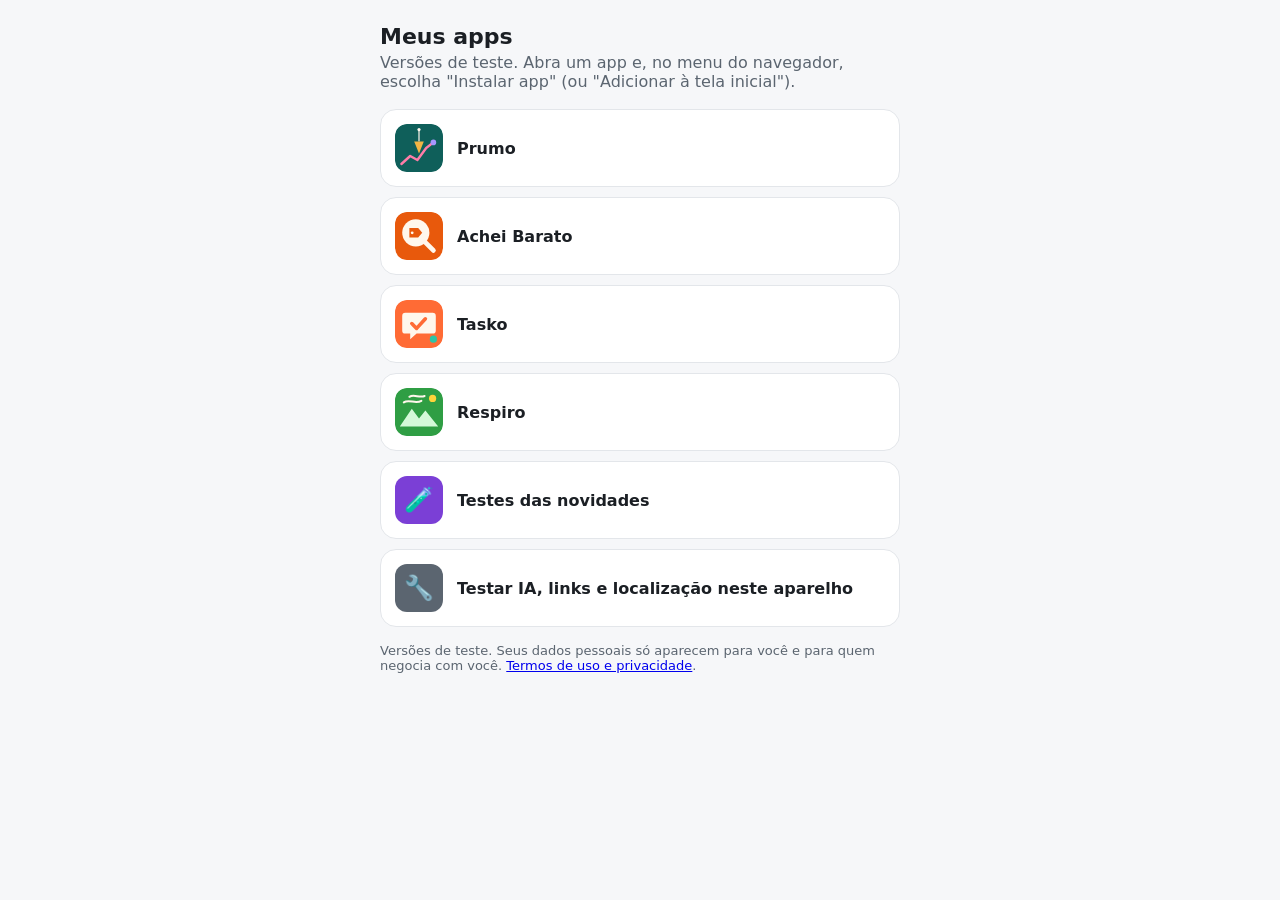
<file: index.html>
<!doctype html><html lang="pt-BR"><head><meta charset="utf-8"><meta name="viewport" content="width=device-width,initial-scale=1"><title>Meus apps</title><meta name="theme-color" content="#ffffff"><style>
body{margin:0;font:16px system-ui,sans-serif;background:#f6f7f9;color:#1b1f24;padding:24px 16px;max-width:520px;margin-inline:auto}
h1{font-size:22px;margin:0 0 4px}p{color:#5b6570;margin:0 0 18px}
.c{display:flex;align-items:center;gap:14px;background:#fff;border:1px solid #e3e6ea;border-radius:16px;padding:14px;margin-bottom:10px;text-decoration:none;color:inherit}
.c i{width:48px;height:48px;border-radius:12px;background:var(--c);color:#fff;display:grid;place-items:center;font:700 24px system-ui;font-style:normal}
.c span{font-weight:600}small{display:block;margin-top:16px;color:#5b6570;font-size:13px}
@media(prefers-color-scheme:dark){body{background:#14171a;color:#eceff2}.c{background:#1d2126;border-color:#2b3238}p,small{color:#9aa5b0}}
</style></head><body><h1>Meus apps</h1><p>Versões de teste. Abra um app e, no menu do navegador, escolha "Instalar app" (ou "Adicionar à tela inicial").</p><a class="c" href="prumo/" style="--c:#1f7a5c"><i style="background:none;padding:0"><img src="prumo/logo.svg" alt="" width="56" height="56" style="display:block;width:100%;height:100%;border-radius:inherit"></i><span>Prumo</span></a><a class="c" href="achei-barato/" style="--c:#e08a00"><i style="background:none;padding:0"><img src="achei-barato/logo.svg" alt="" width="56" height="56" style="display:block;width:100%;height:100%;border-radius:inherit"></i><span>Achei Barato</span></a><a class="c" href="tasko/" style="--c:#2457d6"><i style="background:none;padding:0"><img src="tasko/logo.svg" alt="" width="56" height="56" style="display:block;width:100%;height:100%;border-radius:inherit"></i><span>Tasko</span></a><a class="c" href="respiro/" style="--c:#2D6A4F"><i style="background:none;padding:0"><img src="respiro/logo.svg" alt="" width="56" height="56" style="display:block;width:100%;height:100%;border-radius:inherit"></i><span>Respiro</span></a><a class="c" href="testes/" style="--c:#7b3fd6"><i>🧪</i><span>Testes das novidades</span></a><a class="c" href="teste.html" style="--c:#5b6570"><i>🔧</i><span>Testar IA, links e localização neste aparelho</span></a><small>Versões de teste. Seus dados pessoais só aparecem para você e para quem negocia com você. <a href="termos.html">Termos de uso e privacidade</a>.</small></body></html>
</file>
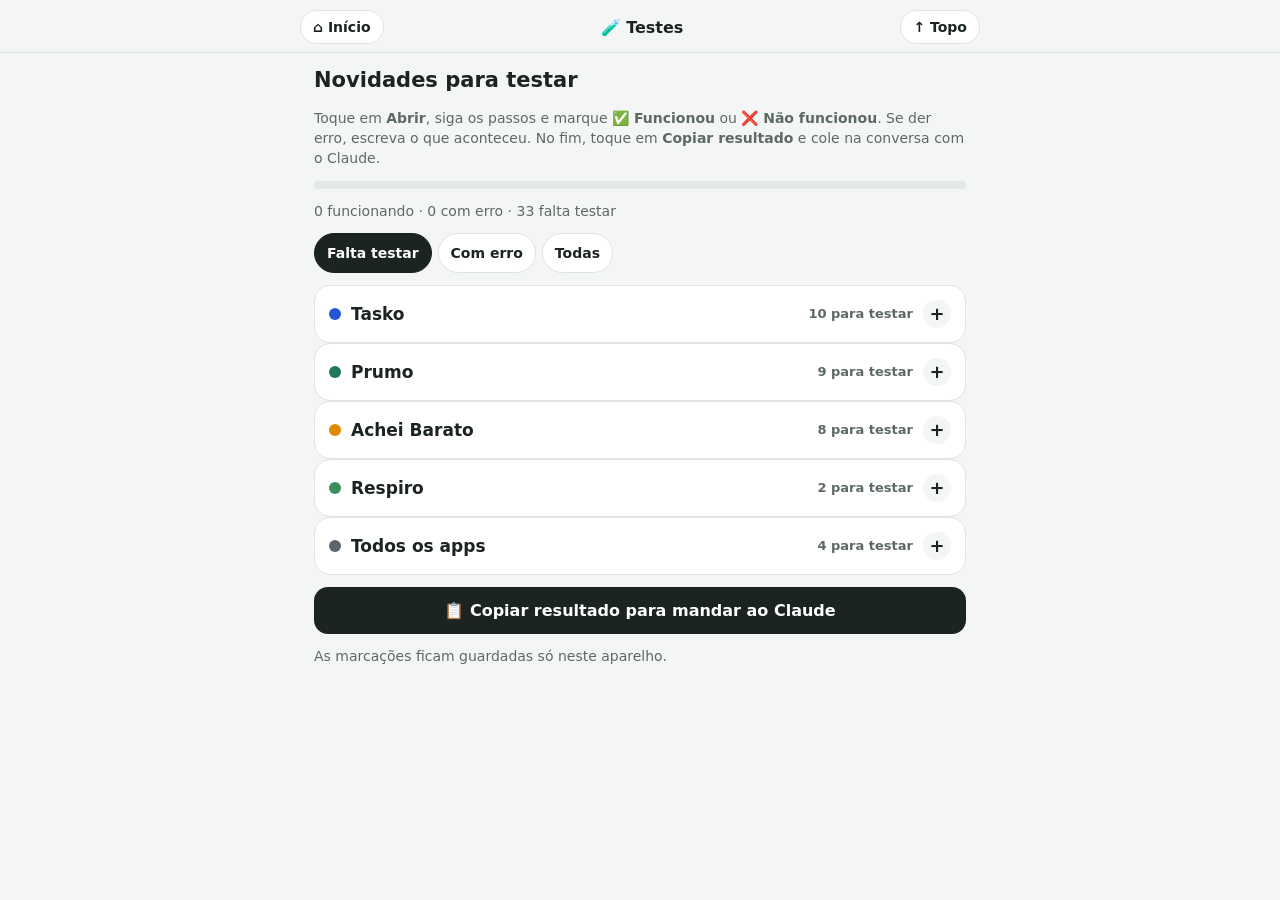
<file: testes/index.html>
<!doctype html>
<html lang="pt-BR">
<head>
<meta charset="utf-8">
<meta name="viewport" content="width=device-width,initial-scale=1">
<title>Testes das novidades</title>
<style>
:root{--bg:#f4f6f5;--card:#fff;--ink:#1b2420;--mut:#5d6a64;--line:#dfe5e2;--ok:#1f7a5c;--bad:#c0392b}
*{box-sizing:border-box}
body{margin:0;font:16px/1.45 system-ui,-apple-system,Segoe UI,sans-serif;background:var(--bg);color:var(--ink)}
.top{position:sticky;top:0;z-index:5;background:var(--bg);padding:10px 14px 8px;border-bottom:1px solid var(--line)}
.top .r{display:flex;gap:8px;align-items:center;justify-content:space-between;max-width:680px;margin:0 auto}
.top a{text-decoration:none;color:var(--ink);background:#fff;border:1px solid var(--line);border-radius:999px;padding:6px 12px;font-weight:600;font-size:14px}
main{max-width:680px;margin:0 auto;padding:12px 14px 40px;display:grid;gap:12px}
h1{font-size:21px;margin:0}
p{margin:0}
.mut{color:var(--mut);font-size:14px}
.bar{display:flex;gap:6px;flex-wrap:wrap}
.bar button{border:1px solid var(--line);background:#fff;border-radius:999px;padding:8px 12px;font:600 14px system-ui;cursor:pointer;color:var(--ink);min-height:40px}
.bar button.on{background:var(--ink);color:#fff;border-color:var(--ink)}
.prog{height:8px;border-radius:9px;background:#e3e8e5;overflow:hidden}.prog i{display:block;height:100%;background:var(--ok)}
details.app{background:var(--card);border:1px solid var(--line);border-radius:16px;overflow:hidden}
details.app>summary{list-style:none;cursor:pointer;padding:14px;display:flex;gap:10px;align-items:center;font-weight:700;font-size:17px}
details.app>summary::-webkit-details-marker{display:none}
details.app>summary .dot{width:12px;height:12px;border-radius:50%;background:var(--c)}
details.app>summary .cnt{margin-left:auto;font-size:13px;color:var(--mut);font-weight:600}
details.app>summary::after{content:'+';width:28px;height:28px;border-radius:50%;background:var(--bg);display:inline-flex;align-items:center;justify-content:center;font-size:18px}
details.app[open]>summary::after{content:'−'}
.it{border-top:1px solid var(--line);padding:12px 14px;display:grid;gap:6px}
.it.ok{background:#f1faf5}.it.bad{background:#fdf2f1}
.it .h{display:flex;gap:8px;align-items:flex-start;justify-content:space-between}
.it .h b{font-size:15.5px}
.it .d{font-size:12px;color:var(--mut);white-space:nowrap}
.it ol{margin:0;padding-left:20px;font-size:14px;color:var(--mut)}
.acts{display:flex;gap:6px;flex-wrap:wrap;align-items:center}
.acts a,.acts button{border:1px solid var(--line);background:#fff;border-radius:999px;padding:7px 12px;font:600 14px system-ui;cursor:pointer;color:var(--ink);text-decoration:none;min-height:38px;display:inline-flex;align-items:center}
.acts a{background:var(--c);color:#fff;border-color:var(--c)}
.acts .y.on{background:var(--ok);color:#fff;border-color:var(--ok)}
.acts .n.on{background:var(--bad);color:#fff;border-color:var(--bad)}
textarea{width:100%;font:16px system-ui;border:1px solid var(--line);border-radius:10px;padding:8px;min-height:60px}
.big{display:block;width:100%;border:0;border-radius:14px;padding:14px;font:700 16px system-ui;background:var(--ink);color:#fff;cursor:pointer}
.toast{position:fixed;left:50%;bottom:20px;transform:translateX(-50%);background:#1b2420;color:#fff;padding:10px 16px;border-radius:12px;font-size:14px;z-index:9;display:none}
</style>
</head>
<body>
<div class="top"><div class="r"><a href="../">⌂ Início</a><b>🧪 Testes</b><a href="#" id="topo">↑ Topo</a></div></div>
<main>
<h1>Novidades para testar</h1>
<p class="mut">Toque em <b>Abrir</b>, siga os passos e marque <b>✅ Funcionou</b> ou <b>❌ Não funcionou</b>. Se der erro, escreva o que aconteceu. No fim, toque em <b>Copiar resultado</b> e cole na conversa com o Claude.</p>
<div class="prog"><i id="pg"></i></div><p class="mut" id="pgt"></p>
<div class="bar" id="flt"><button data-f="pend" class="on">Falta testar</button><button data-f="bad">Com erro</button><button data-f="all">Todas</button></div>
<div id="list"></div>
<button class="big" id="copy">📋 Copiar resultado para mandar ao Claude</button>
<p class="mut">As marcações ficam guardadas só neste aparelho.</p>
</main>
<div class="toast" id="toast"></div>
<script>
const APPS={tasko:['Tasko','#2457d6','../tasko/'],prumo:['Prumo','#1f7a5c','../prumo/'],achei:['Achei Barato','#e08a00','../achei-barato/'],respiro:['Respiro','#3a8f5c','../respiro/'],todos:['Todos os apps','#5b6570','../']};
/* Cada novidade: id único, app, data, título e passos curtos. */
const T=[
{id:'t-calc',a:'tasko',d:'22/11 17:10',t:'🧮 Calcular pela medida (sem IA)',p:['Em Novo pedido, abra "🧮 Calcular pela medida (sem IA) +"','Escolha Muro, digite altura 3 e comprimento 5 e toque Calcular','Aparecem blocos, cimento, areia, brita, ferro, valor e prazo','Teste também Calçada, Reboco, Piso e Pintura']},
{id:'t-anq',a:'tasko',d:'22/11 16:00',t:'⚡ Análise rápida (sem IA) no pedido',p:['Em Novo pedido, descreva um serviço pequeno (ex.: trocar 2 tomadas)','Toque "⚡ Análise rápida (sem IA)": aparece valor aproximado e materiais','Para obra, toque "✨ Analisar com IA": deve aparecer "(feita por IA)"']},
{id:'p-resumo-mes',a:'prumo',d:'22/11 08:15',t:'📤 Enviar resumo do mês (Economia doméstica)',p:['Abra Economia doméstica › Resumo','Embaixo de Entrou / Gastou / Sobra, toque "📤 Enviar resumo do mês"','Escolha o WhatsApp: vai só o total, as categorias e a comparação com o mês anterior','"Copiar" copia o mesmo texto']},
{id:'x-google',a:'todos',d:'22/11 07:30',t:'Entrar com Google (dados não se perdem)',p:['No rodapé do app, toque "🔐 Entrar com Google para não perder seus dados"','Escolha sua conta Google','Aparece "✔ Dados guardados na conta Google"','No dia seguinte, confira se as metas e a economia doméstica continuam lá']},
{id:'r-ia-passeio',a:'respiro',d:'21/11 20:10',t:'✨ Monte seu passeio com a IA',p:['Depois de guardar a chave no Cloudflare, abra o Respiro e escolha onde procurar','Abra "✨ Monte seu passeio com a IA +" e escreva o que quer','Toque "Sugerir lugares": aparecem até 4 lugares do mapa com o motivo','Toque num lugar para abrir os detalhes']},
{id:'r-ia-folheto',a:'respiro',d:'21/11 20:10',t:'✨ Cadastro do lugar preenchido pela IA',p:['Entre na conta e abra Cadastre seu lugar','Em "✨ Preencher com a IA", escolha a foto de um folheto ou tabela de preços','Os campos da empresa e do lugar são preenchidos','Confira preços, dias e horário antes de enviar']},
{id:'a-cc-feitas',a:'achei',d:'21/11 17:30',t:'Botão "✅ Compras que já fiz" do comprador',p:['Com a conta do comprador, abra a Compra compartilhada','Depois de entregar uma compra, aparece o botão ✅ Compras que já fiz','Mostra quantas foram entregues e quanto ganhou em taxas','"Compras que vou fazer" fica só com as que faltam entregar']},
{id:'a-cc-nota',a:'achei',d:'21/11 16:58',t:'Valor da nota puxado da lista',p:['Em Compras que vou fazer, marque Peguei e o preço de cada item','O "Valor total da nota" já vem com o total da lista','Se a nota deu diferente, toque "A nota deu diferente? Corrigir" e digite','Lista sem preço no app não trava mais em "R$ 0,00"']},
{id:'a-cc-aceitar',a:'achei',d:'21/11 16:40',t:'Compra compartilhada: aceitar pedidos e ver pedidos de outro celular',p:['No celular B (outra conta), abra Compra compartilhada › Pedidos para comprar','Os pedidos do celular A devem aparecer (Públicos ou Particulares)','Cada pedido tem "✅ Aceitar este pedido por R$ X"','Marque ☑ dois pedidos e toque "Aceitar os 2 pedidos marcados"']},
{id:'a-cc-novo',a:'achei',d:'21/11 16:20',t:'Compra compartilhada mais simples (menu, particulares/públicos, contraproposta)',p:['Abra a Compra compartilhada: aparece "👤 Meus cadastros" no topo e 4 botões grandes','Em Meus cadastros: apelido para pedir e cadastro de comprador','Pedidos para comprar: abas 🔒 Particulares e 🌎 Públicos','Em Meus pedidos, toque "💬 Contrapropor outro valor" para quem se ofereceu','O comprador vê "Fulano contrapropôs R$ X" com o botão ✅ Aceitar']},
{id:'t-anun-proprio',a:'tasko',d:'21/11 15:45',t:'Anúncio aparece para quem anunciou e para os outros',p:['Com a conta que fez o anúncio (ex.: Juca), vá ao Início › aba 📢 Anúncios','Deve aparecer "📌 Seu anúncio" e para quem ele aparece','Se estiver "em análise", aprove como administrador','Com outra conta, confira se o anúncio aparece (respeitando o público escolhido)']},
{id:'t-vit-abas',a:'tasko',d:'21/11 15:35',t:'Abas ⭐ Destaques e 📢 Anúncios na tela inicial',p:['Entre como contratante (ex.: Juca) e vá ao Início','Deve aparecer a caixa com as abas ⭐ Destaques e 📢 Anúncios','Em Destaques aparece o trabalhador destacado (ex.: Leomar), mesmo de outra cidade','Entre como prestador: só aparece a aba de Anúncios (quando houver anúncio no ar)']},
{id:'t-papel-conversa2',a:'tasko',d:'21/11 15:15',t:'Conversas mostram "Prestador Juca" / "Pedido por Leomar"',p:['Abra Conversas como contratante: aparece 🛠️ Prestador e o primeiro nome','Entre como prestador: aparece 🏠 Pedido por e o primeiro nome de quem pediu','Como prestador, seus próprios pedidos não aparecem nessa lista','Confira que só sai o primeiro nome, sem contato']},
{id:'t-mat-aviso',a:'tasko',d:'21/11 14:51',t:'Aviso quando os materiais não batem',p:['Num pedido com pregão e proposta "só o serviço", mude "Quem compra os materiais?" para "O profissional compra"','Contratante: aparece aviso e a proposta mostra ⚠️ Os materiais não batem','Prestador: chega mensagem na conversa e o alerta aparece ao abrir o pedido','Toque em "Mudar minha proposta" e reenvie: o aviso some']},
{id:'p-perm-painel',a:'prumo',d:'21/11 14:36',t:'Painel 🔐 Permissões na meta compartilhada (dono)',p:['Abra a meta que você compartilhou','Em "Compartilhar com o grupo", veja 🔐 Permissões','Toque Valores / + Pessoas / Tudo para uma pessoa: o botão fica colorido','Toque Só vê: pergunta antes e tira a permissão']},
{id:'p-receb-limpo',a:'prumo',d:'21/11 14:36',t:'Quem recebe não vê o histórico de permissões',p:['Abra a meta como quem recebeu','Topo mostra "Meta compartilhada por…"','Não aparece "Alterações e permissões"','Se alguém alterou, aparece "✏️ Alterada por…"']},
{id:'p-calculos',a:'prumo',d:'21/11 14:27',t:'Como chegou a cada valor + ✋ Contestar',p:['Abra a meta como quem recebeu, em 📋 Valores da meta','Toque "🧮 Ver como chegou neste valor +": abre a conta','Veja "Quanto fica para cada um"','Toque ✋ Contestar: abre a conversa do grupo com a frase pronta']},
{id:'p-notif-chat',a:'prumo',d:'21/11 14:20',t:'Notificação de mensagem na conversa da meta',p:['Abra a conversa do grupo e permita as notificações','Peça a outra pessoa mandar mensagem (app aberto ou em segundo plano)','Deve chegar aviso no celular']},
{id:'p-cartao',a:'prumo',d:'21/11 11:35',t:'💳 Cartão de crédito na Economia doméstica',p:['Cadastre um cartão com limite e dia de fechamento','Lance uma compra à vista e uma parcelada','Veja a barra do limite','Lance o valor real da fatura: entra o ajuste']},
{id:'x-digitar',a:'todos',d:'21/11 13:52',t:'Teclado não fecha enquanto digita',p:['Em qualquer app, toque num campo e digite devagar por uns 10 segundos','O teclado não pode fechar nem o texto sumir','Teste nome, e-mail e WhatsApp do cadastro']},
{id:'a-encartes',a:'achei',d:'21/11 11:13',t:'Cadastro de comércio com encartes e planilha',p:['Abra o cadastro de comércio','Em "📄 Encartes e listas de preços", envie um encarte ou link','Digite no nome da loja: deve aceitar normalmente']},
{id:'t-agenda-rec',a:'tasko',d:'21/11 08:50',t:'Agenda com serviços recolhidos (+ e −)',p:['Abra a Agenda','Cada serviço vem fechado com +','Tocar abre e mostra −; ao atualizar a tela, continua aberto','Lista mostra só 3 e o "Ver mais"']},
{id:'p-visual',a:'prumo',d:'21/11 08:18',t:'Novo visual da Economia doméstica',p:['Abra Economia doméstica','Topo com mês, barra de progresso e Entrou / Gastou / Sobra','Recolhidos com + à direita']},
{id:'p-sem-exemplo',a:'prumo',d:'20/11 20:45',t:'Sem dados de exemplo e lançamentos guardados',p:['Lance um gasto de teste','Feche e abra o app: o lançamento continua','Não voltam exemplos','"Zerar o app" só aparece para o administrador']},
{id:'t-agenda-lados',a:'tasko',d:'20/11 19:42',t:'Agenda separada: "vou fazer" e "pedi"',p:['Prestador vê "✔ Aceito por Nome"','Contratante vê "📨 Solicitado por Nome"','Botão excluir some com item duplicado']},
{id:'t-repete',a:'tasko',d:'20/11 18:10',t:'Serviço que se repete: aceitar ou negociar',p:['Contratante pede repetição num serviço concluído','Prestador vê Aceitar e Negociar','Negocie valor/dia e o contratante responde','Também dá para aceitar a proposta anterior']},
{id:'t-pedir-novo',a:'tasko',d:'20/11 18:00',t:'"Pedir de novo" e serviços que se repetem',p:['Em faxina / lavar carro, o app pergunta na hora de pagar se repete','Em outros serviços concluídos, aparece 🔄 Pedir de novo só para o contratante']},
{id:'a-na-hora',a:'achei',d:'20/11 16:49',t:'Lista "🛒 Na hora da compra"',p:['Abra uma compra compartilhada aceita','Marque comprei / não achei e digite o preço','Veja o total e envie o comprovante','Quem pediu vê quanto vai pagar']},
{id:'a-lista-igual',a:'achei',d:'20/11 16:35',t:'Lista com quantidade, marca e peso',p:['Digite itens como "2 arroz Tio João 5kg"','A lista fica exatamente como foi digitada','Edite um item lido errado']},
{id:'a-inicio',a:'achei',d:'20/11 16:20',t:'App abre no Roteiro com a Compra compartilhada',p:['Abra o Achei Barato: começa no Roteiro','O botão Compra compartilhada está só no Roteiro','Menu na ordem Roteiro, Todas as lojas, Físicas, Online']},
{id:'x-iphone',a:'todos',d:'20/11 17:52',t:'iPhone: tela não estoura',p:['No iPhone, toque num campo: não pode dar zoom','No Achei Barato, aceite fazer uma compra compartilhada']},
{id:'p-relatorios',a:'prumo',d:'20/11 15:38',t:'Relatórios completos no Baixar',p:['Baixe o PDF da economia doméstica','Deve vir completo: gastos, entradas, dinheiro do mês, gasto e quanto ainda tem','O nome do arquivo tem a hora']},
{id:'x-firebase',a:'todos',d:'20/11 16:06',t:'Conta do aparelho não cai mais',p:['Use o app, feche e abra no dia seguinte','Os dados e o acesso continuam os mesmos']}
];
const K='testes_v1';let D={};try{D=JSON.parse(localStorage.getItem(K)||'{}')}catch(_){}
const JUST=new Set();let F='pend',OPEN={};try{OPEN=JSON.parse(localStorage.getItem(K+'_o')||'{}')}catch(_){}
const sv=()=>{try{localStorage.setItem(K,JSON.stringify(D))}catch(_){}};
const esc=s=>String(s).replace(/[&<>"]/g,c=>({'&':'&amp;','<':'&lt;','>':'&gt;','"':'&quot;'}[c]));
function draw(){
  const tot=T.length,ok=T.filter(x=>(D[x.id]||{}).s==='ok').length,bad=T.filter(x=>(D[x.id]||{}).s==='bad').length;
  document.getElementById('pg').style.width=(tot?(ok+bad)/tot*100:0)+'%';
  document.getElementById('pgt').textContent=`${ok} funcionando · ${bad} com erro · ${tot-ok-bad} falta testar`;
  document.querySelectorAll('#flt button').forEach(b=>b.classList.toggle('on',b.dataset.f===F));
  const vis=x=>{const s=(D[x.id]||{}).s;return JUST.has(x.id)||F==='all'||(F==='pend'&&!s)||(F==='bad'&&s==='bad')};
  document.getElementById('list').innerHTML=Object.keys(APPS).map(k=>{const L=T.filter(x=>x.a===k),V=L.filter(vis);if(!L.length)return'';const [n,c,u]=APPS[k],pend=L.filter(x=>!(D[x.id]||{}).s).length;
    return `<details class="app" data-app="${k}" style="--c:${c}"${OPEN[k]?' open':''}><summary><span class="dot"></span>${n}<span class="cnt">${pend?pend+' para testar':'tudo testado ✔'}</span></summary>${V.length?V.map(x=>{const r=D[x.id]||{};return `<div class="it ${r.s||''}"><div class="h"><b>${esc(x.t)}</b><span class="d">${x.d}</span></div><ol>${x.p.map(s=>`<li>${esc(s)}</li>`).join('')}</ol><div class="acts"><a href="${u}" target="_blank" rel="noopener">Abrir ${n==='Todos os apps'?'apps':n}</a><button class="y${r.s==='ok'?' on':''}" data-s="ok" data-id="${x.id}">✅ Funcionou</button><button class="n${r.s==='bad'?' on':''}" data-s="bad" data-id="${x.id}">❌ Não funcionou</button></div>${r.s==='bad'?`<textarea data-nt="${x.id}" placeholder="O que aconteceu? (ex.: o botão não abre, a tela pisca…)">${esc(r.n||'')}</textarea>`:''}</div>`}).join(''):`<p class="mut" style="padding:0 14px 14px">${F==='bad'?'Nenhum erro marcado aqui.':'Nada pendente aqui.'}</p>`}</details>`}).join('');
}
document.addEventListener('click',e=>{const b=e.target.closest('button');if(!b)return;
  if(b.dataset.f){F=b.dataset.f;JUST.clear();return draw()}
  if(b.dataset.s){const id=b.dataset.id,r=D[id]||{};r.s=r.s===b.dataset.s?'':b.dataset.s;r.at=new Date().toISOString();D[id]=r;sv();JUST.add(id);draw();if(r.s==='bad'){const t=document.querySelector(`[data-nt="${id}"]`);if(t)t.focus()}return}
  if(b.id==='copy'){const L=T.filter(x=>(D[x.id]||{}).s);if(!L.length){toast('Marque pelo menos um teste antes.');return}
    const txt='Resultado dos testes:\n'+L.map(x=>{const r=D[x.id];return `${r.s==='ok'?'✅':'❌'} ${APPS[x.a][0]}: ${x.t}${r.s==='bad'&&r.n?' — '+r.n:''}`}).join('\n');
    (navigator.clipboard?navigator.clipboard.writeText(txt):Promise.reject()).then(()=>toast('Copiado! Cole na conversa com o Claude.')).catch(()=>{const t=document.createElement('textarea');t.value=txt;document.body.appendChild(t);t.select();try{document.execCommand('copy');toast('Copiado!')}catch(_){prompt('Copie o texto:',txt)}t.remove()})}
});
document.addEventListener('input',e=>{const t=e.target;if(t.dataset&&t.dataset.nt){const r=D[t.dataset.nt]||{};r.n=t.value;D[t.dataset.nt]=r;sv()}});
document.addEventListener('toggle',e=>{const d=e.target;if(d.dataset&&d.dataset.app){OPEN[d.dataset.app]=d.open;try{localStorage.setItem(K+'_o',JSON.stringify(OPEN))}catch(_){}}},true);
document.getElementById('topo').onclick=e=>{e.preventDefault();scrollTo({top:0,behavior:'smooth'})};
function toast(m){const t=document.getElementById('toast');t.textContent=m;t.style.display='block';clearTimeout(toast.h);toast.h=setTimeout(()=>t.style.display='none',2500)}
draw();
</script>
</body>
</html>
</file>
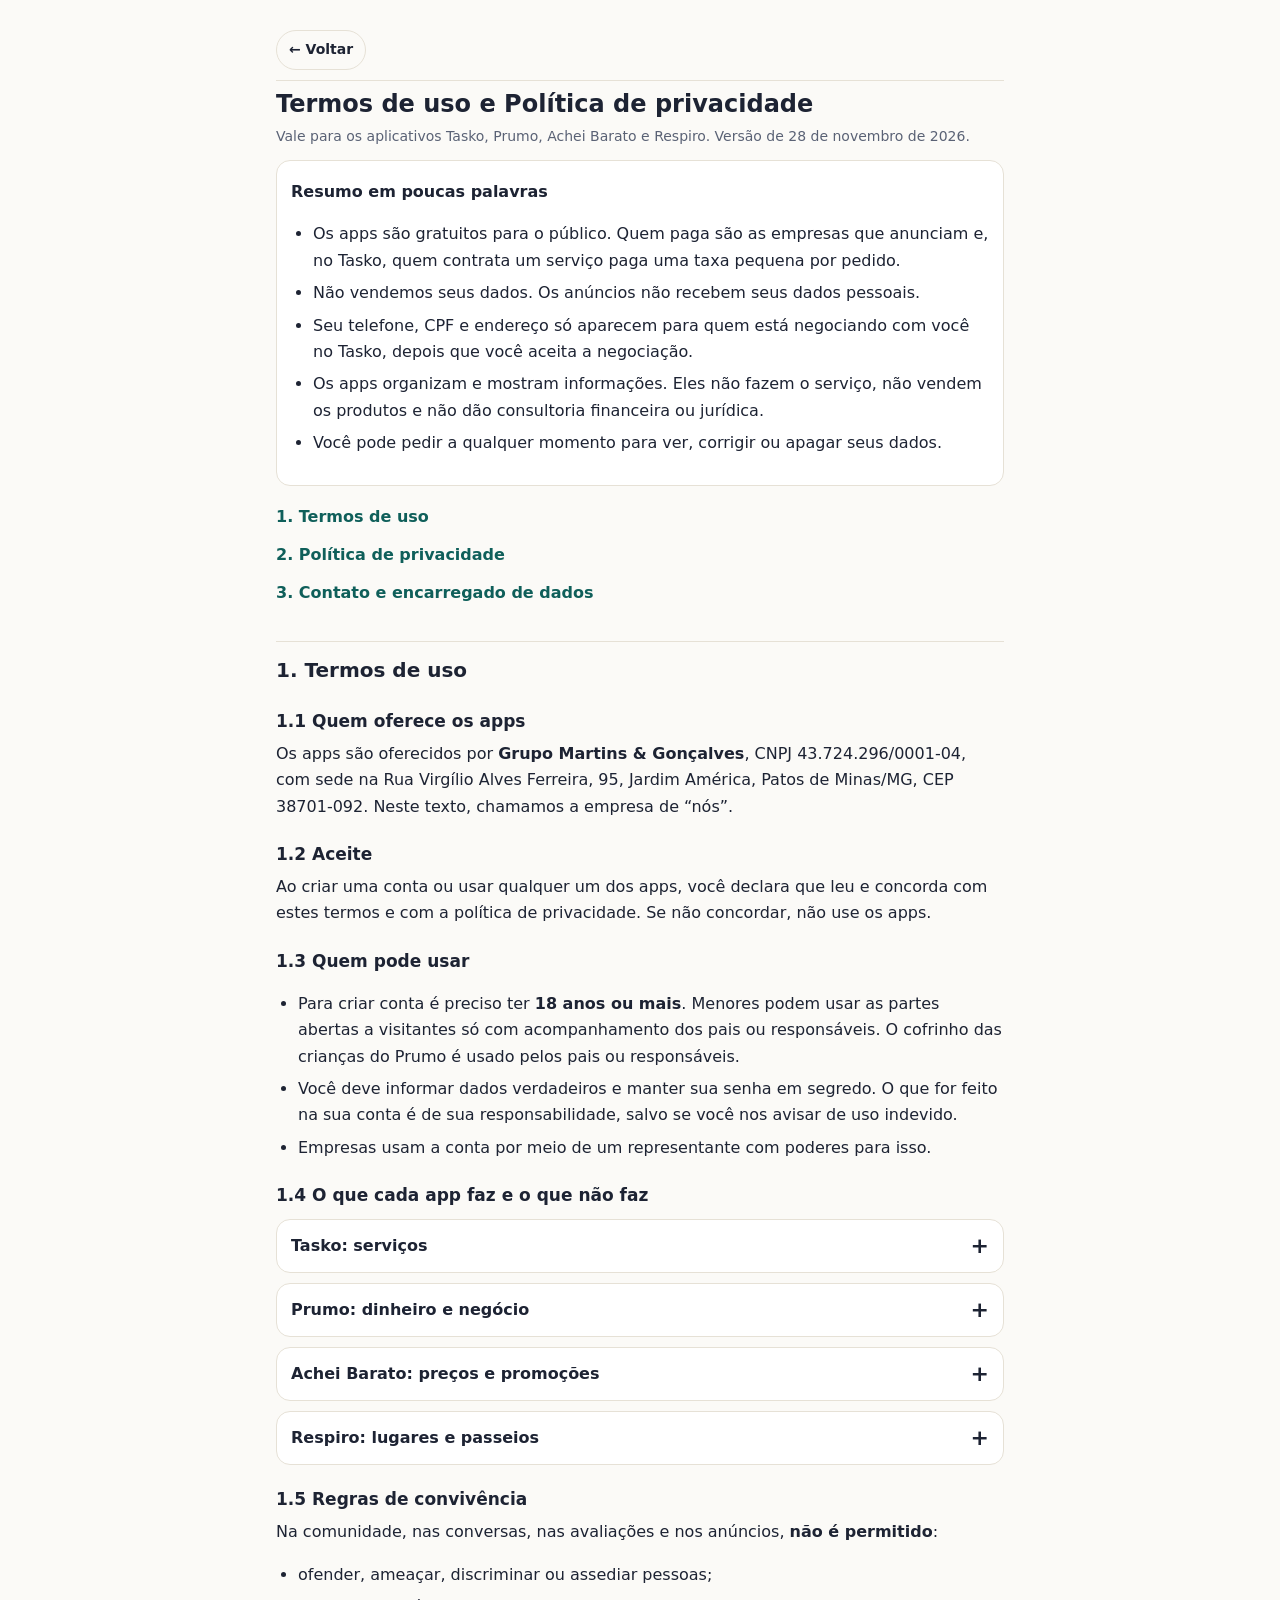
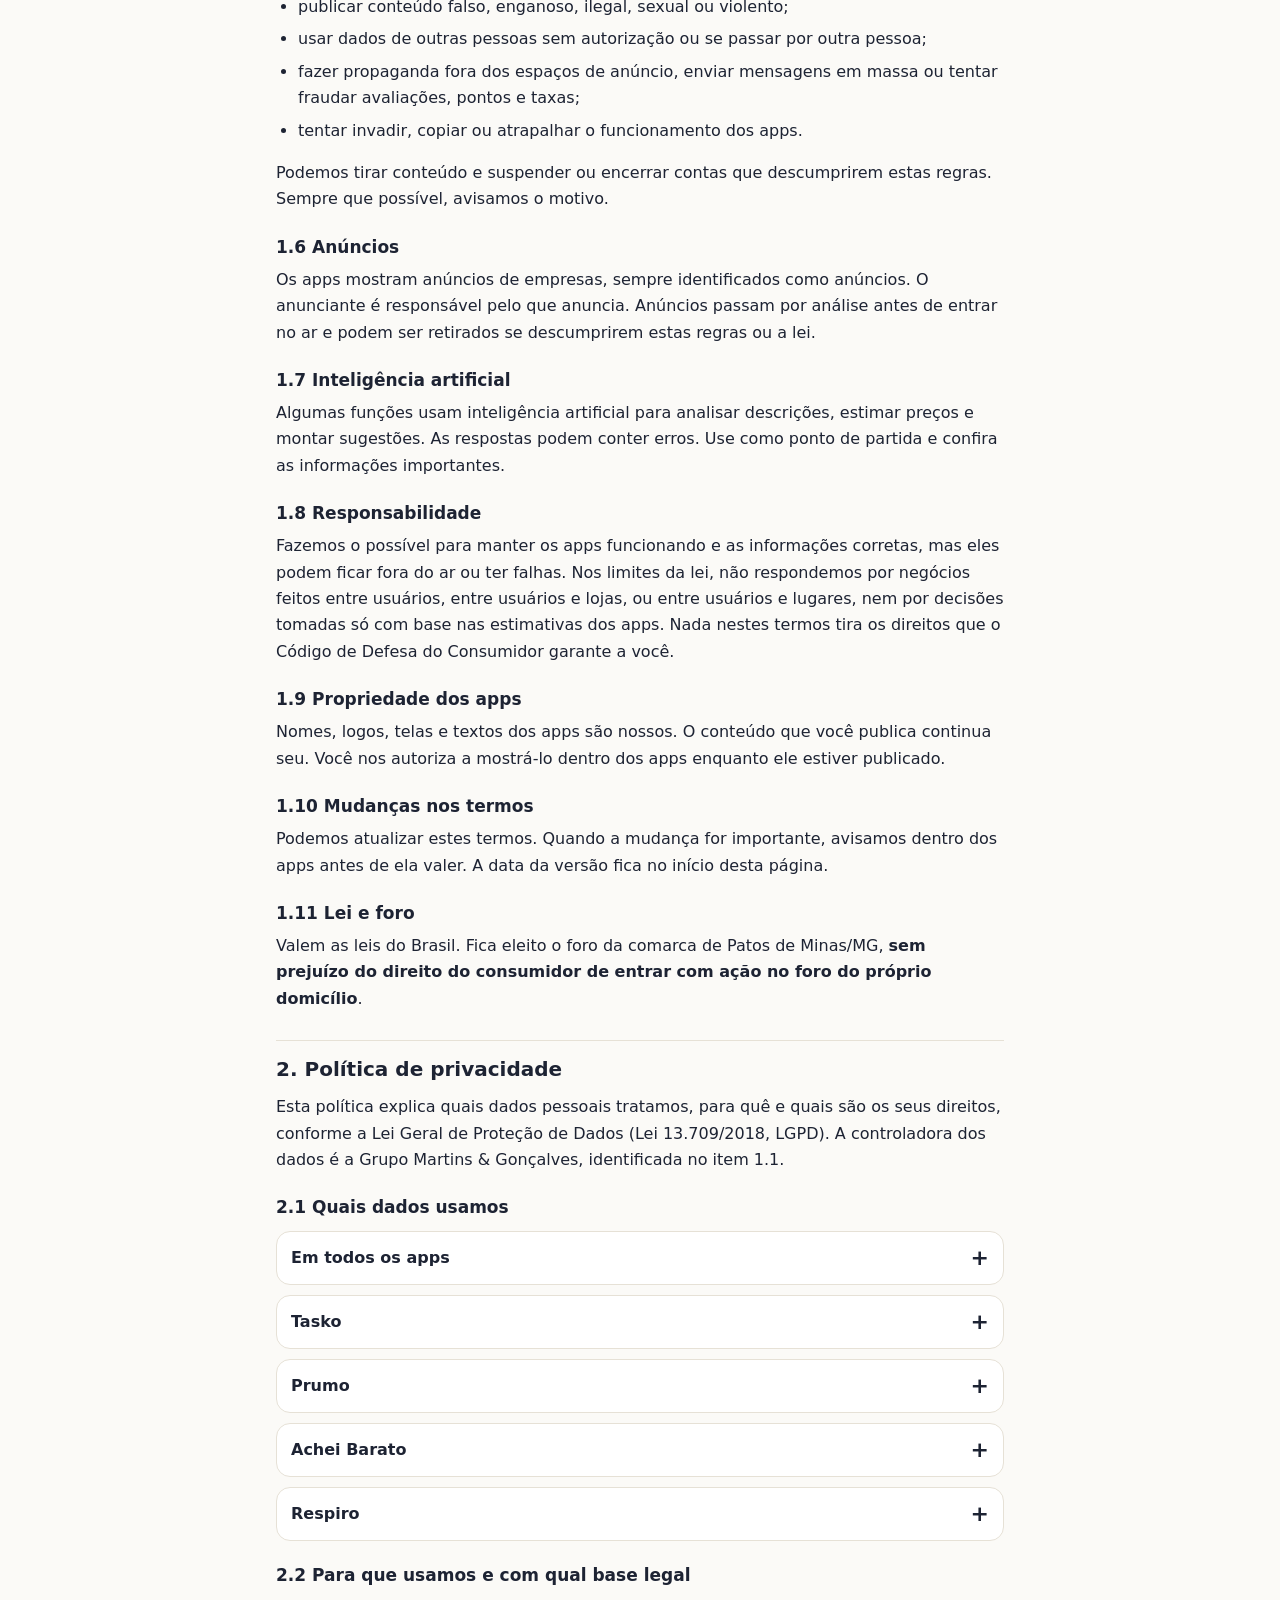
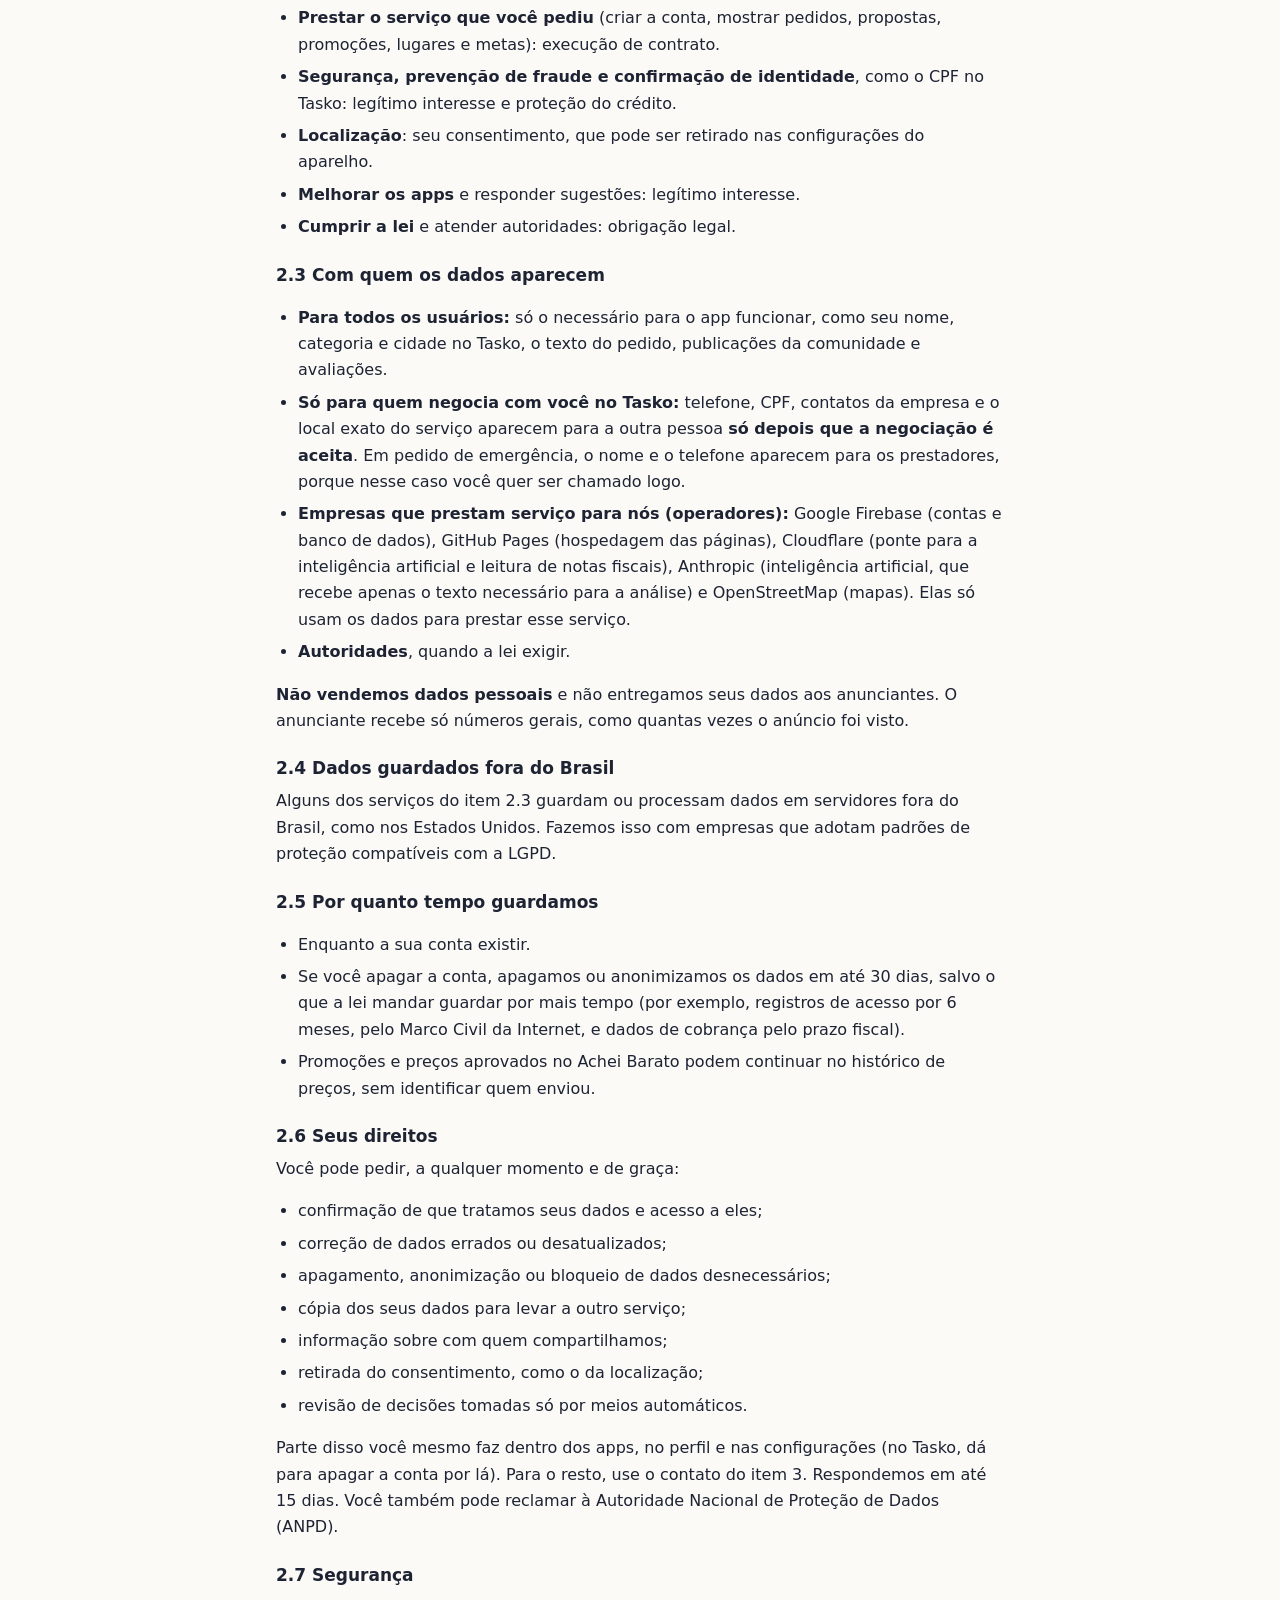
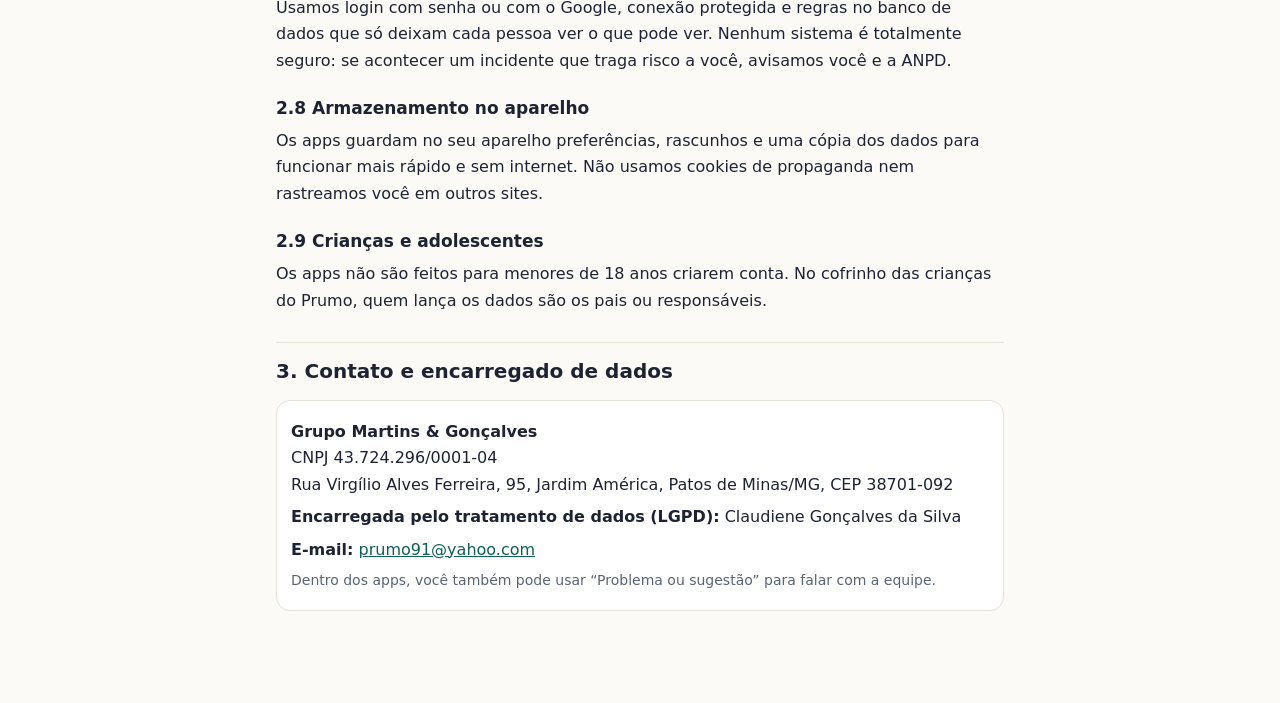
<file: termos.html>
<!doctype html>
<html lang="pt-BR">
<head>
<meta charset="utf-8">
<meta name="viewport" content="width=device-width,initial-scale=1">
<title>Termos de uso e Política de privacidade · Tasko, Prumo, Achei Barato e Respiro</title>
<meta name="theme-color" content="#14213D">
<style>
:root{--bg:#fbfaf7;--card:#fff;--ink:#1d2333;--muted:#5a6275;--line:#e6e1d6;--acc:#0F5F5A}
@media(prefers-color-scheme:dark){:root{--bg:#14161c;--card:#1d2029;--ink:#eceef3;--muted:#a7adbd;--line:#2f3340;--acc:#7FD8C2}}
*{box-sizing:border-box}
body{margin:0;background:var(--bg);color:var(--ink);font:16px/1.65 system-ui,-apple-system,"Segoe UI",Roboto,sans-serif}
main{max-width:760px;margin:0 auto;padding:20px 16px 80px}
h1{font-size:24px;line-height:1.25;margin:8px 0 4px}
h2{font-size:20px;margin:28px 0 8px;padding-top:12px;border-top:1px solid var(--line)}
h3{font-size:17px;margin:20px 0 6px}
p,li{margin:6px 0}
ul{padding-left:22px}
.muted{color:var(--muted);font-size:14px}
.box{background:var(--card);border:1px solid var(--line);border-radius:14px;padding:12px 14px;margin:12px 0}
nav.toc a{display:block;padding:6px 0;color:var(--acc);font-weight:600;text-decoration:none}
a{color:var(--acc)}
details{background:var(--card);border:1px solid var(--line);border-radius:14px;padding:4px 14px;margin:10px 0}
summary{cursor:pointer;min-height:44px;display:flex;align-items:center;font-weight:700;list-style:none}
summary::-webkit-details-marker{display:none}
summary::after{content:"+";margin-left:auto;font-size:22px;font-weight:700}
details[open] summary::after{content:"−"}
.top{position:sticky;top:0;background:var(--bg);padding:10px 0;border-bottom:1px solid var(--line);z-index:2}
.top a{display:inline-flex;align-items:center;min-height:40px;padding:0 12px;border:1.5px solid var(--line);border-radius:999px;text-decoration:none;color:var(--ink);font-weight:700;font-size:14px}
</style>
</head>
<body>
<main>
<div class="top"><a href="javascript:history.length>1?history.back():location.href='./'">← Voltar</a></div>

<h1>Termos de uso e Política de privacidade</h1>
<p class="muted">Vale para os aplicativos Tasko, Prumo, Achei Barato e Respiro. Versão de 28 de novembro de 2026.</p>

<div class="box">
<p><b>Resumo em poucas palavras</b></p>
<ul>
<li>Os apps são gratuitos para o público. Quem paga são as empresas que anunciam e, no Tasko, quem contrata um serviço paga uma taxa pequena por pedido.</li>
<li>Não vendemos seus dados. Os anúncios não recebem seus dados pessoais.</li>
<li>Seu telefone, CPF e endereço só aparecem para quem está negociando com você no Tasko, depois que você aceita a negociação.</li>
<li>Os apps organizam e mostram informações. Eles não fazem o serviço, não vendem os produtos e não dão consultoria financeira ou jurídica.</li>
<li>Você pode pedir a qualquer momento para ver, corrigir ou apagar seus dados.</li>
</ul>
</div>

<nav class="toc" aria-label="Sumário">
<a href="#termos">1. Termos de uso</a>
<a href="#privacidade">2. Política de privacidade</a>
<a href="#contato">3. Contato e encarregado de dados</a>
</nav>

<h2 id="termos">1. Termos de uso</h2>

<h3>1.1 Quem oferece os apps</h3>
<p>Os apps são oferecidos por <b>Grupo Martins &amp; Gonçalves</b>, CNPJ 43.724.296/0001-04, com sede na Rua Virgílio Alves Ferreira, 95, Jardim América, Patos de Minas/MG, CEP 38701-092. Neste texto, chamamos a empresa de “nós”.</p>

<h3>1.2 Aceite</h3>
<p>Ao criar uma conta ou usar qualquer um dos apps, você declara que leu e concorda com estes termos e com a política de privacidade. Se não concordar, não use os apps.</p>

<h3>1.3 Quem pode usar</h3>
<ul>
<li>Para criar conta é preciso ter <b>18 anos ou mais</b>. Menores podem usar as partes abertas a visitantes só com acompanhamento dos pais ou responsáveis. O cofrinho das crianças do Prumo é usado pelos pais ou responsáveis.</li>
<li>Você deve informar dados verdadeiros e manter sua senha em segredo. O que for feito na sua conta é de sua responsabilidade, salvo se você nos avisar de uso indevido.</li>
<li>Empresas usam a conta por meio de um representante com poderes para isso.</li>
</ul>

<h3>1.4 O que cada app faz e o que não faz</h3>
<details><summary>Tasko: serviços</summary>
<ul>
<li>O Tasko aproxima quem precisa de um serviço (contratante) e quem faz o serviço (prestador). <b>Nós não somos parte do contrato do serviço</b>: preço, prazo, material, garantia e forma de pagamento são combinados entre contratante e prestador.</li>
<li>O prestador é o único responsável pela qualidade, pela segurança e pela legalidade do serviço, incluindo licenças, registros profissionais e impostos. O contratante é responsável por pagar o que combinou e por dar acesso ao local.</li>
<li>As análises, listas de materiais, preços e prazos que o app mostra são <b>estimativas</b>, feitas por cálculos do próprio app ou por inteligência artificial. Confira antes de fechar.</li>
<li><b>Taxa da plataforma:</b> para liberar a negociação de um pedido, o contratante paga a taxa informada na tela antes do pagamento (hoje, R$ 9,99 por pedido). Para serviço que se repete, a renovação mensal custa o valor informado na tela (hoje, R$ 5 por mês). A taxa é mostrada antes de qualquer cobrança e <b>nós não guardamos o dinheiro do serviço</b>: o pagamento do serviço é feito direto ao prestador.</li>
<li>Avaliações devem ser honestas e sobre serviços que de fato aconteceram.</li>
</ul></details>
<details><summary>Prumo: dinheiro e negócio</summary>
<ul>
<li>O Prumo ajuda a organizar metas, orçamento da casa, o negócio do MEI e as dívidas. <b>Ele não é consultoria financeira, contábil ou jurídica</b> e não negocia dívidas por você.</li>
<li>Cálculos, simulações, guias e taxas mostrados são informativos e podem mudar. Confira nos sites oficiais e, se precisar, fale com um profissional habilitado.</li>
<li>Anúncios de bancos, corretoras e outras instituições são de responsabilidade de quem anuncia. Antes de contratar um produto financeiro, leia as condições da instituição.</li>
</ul></details>
<details><summary>Achei Barato: preços e promoções</summary>
<ul>
<li>Os preços vêm de comerciantes, de usuários e de leitura automática de encartes e notas fiscais. <b>Preços mudam sem aviso</b>: a oferta vale conforme o comerciante ou a loja que a anunciou. Confira no local antes de comprar.</li>
<li>A compra é feita direto com a loja. Nós não vendemos produtos e não respondemos pela entrega, troca ou garantia.</li>
<li>Alguns links para lojas online podem render comissão de afiliado para nós, <b>sem custo extra para você</b>.</li>
<li>Quem envia um preço ou uma promoção declara que a informação é verdadeira.</li>
</ul></details>
<details><summary>Respiro: lugares e passeios</summary>
<ul>
<li>O Respiro mostra parques, cachoeiras, hotéis fazenda, clubes, day use e trilhas com dados do mapa aberto OpenStreetMap, dos próprios lugares e de visitantes. <b>Preços, horários e condições podem mudar</b>: confirme com o lugar antes de ir.</li>
<li>Reservas e pagamentos são feitos direto com o lugar. Nós não intermediamos.</li>
<li>Trilhas e passeios na natureza têm riscos. Respeite as regras do lugar, avalie suas condições físicas e o tempo, e avise alguém do seu roteiro.</li>
</ul></details>

<h3>1.5 Regras de convivência</h3>
<p>Na comunidade, nas conversas, nas avaliações e nos anúncios, <b>não é permitido</b>:</p>
<ul>
<li>ofender, ameaçar, discriminar ou assediar pessoas;</li>
<li>publicar conteúdo falso, enganoso, ilegal, sexual ou violento;</li>
<li>usar dados de outras pessoas sem autorização ou se passar por outra pessoa;</li>
<li>fazer propaganda fora dos espaços de anúncio, enviar mensagens em massa ou tentar fraudar avaliações, pontos e taxas;</li>
<li>tentar invadir, copiar ou atrapalhar o funcionamento dos apps.</li>
</ul>
<p>Podemos tirar conteúdo e suspender ou encerrar contas que descumprirem estas regras. Sempre que possível, avisamos o motivo.</p>

<h3>1.6 Anúncios</h3>
<p>Os apps mostram anúncios de empresas, sempre identificados como anúncios. O anunciante é responsável pelo que anuncia. Anúncios passam por análise antes de entrar no ar e podem ser retirados se descumprirem estas regras ou a lei.</p>

<h3>1.7 Inteligência artificial</h3>
<p>Algumas funções usam inteligência artificial para analisar descrições, estimar preços e montar sugestões. As respostas podem conter erros. Use como ponto de partida e confira as informações importantes.</p>

<h3>1.8 Responsabilidade</h3>
<p>Fazemos o possível para manter os apps funcionando e as informações corretas, mas eles podem ficar fora do ar ou ter falhas. Nos limites da lei, não respondemos por negócios feitos entre usuários, entre usuários e lojas, ou entre usuários e lugares, nem por decisões tomadas só com base nas estimativas dos apps. Nada nestes termos tira os direitos que o Código de Defesa do Consumidor garante a você.</p>

<h3>1.9 Propriedade dos apps</h3>
<p>Nomes, logos, telas e textos dos apps são nossos. O conteúdo que você publica continua seu. Você nos autoriza a mostrá-lo dentro dos apps enquanto ele estiver publicado.</p>

<h3>1.10 Mudanças nos termos</h3>
<p>Podemos atualizar estes termos. Quando a mudança for importante, avisamos dentro dos apps antes de ela valer. A data da versão fica no início desta página.</p>

<h3>1.11 Lei e foro</h3>
<p>Valem as leis do Brasil. Fica eleito o foro da comarca de Patos de Minas/MG, <b>sem prejuízo do direito do consumidor de entrar com ação no foro do próprio domicílio</b>.</p>

<h2 id="privacidade">2. Política de privacidade</h2>
<p>Esta política explica quais dados pessoais tratamos, para quê e quais são os seus direitos, conforme a Lei Geral de Proteção de Dados (Lei 13.709/2018, LGPD). A controladora dos dados é a Grupo Martins &amp; Gonçalves, identificada no item 1.1.</p>

<h3>2.1 Quais dados usamos</h3>
<details><summary>Em todos os apps</summary>
<ul>
<li><b>Conta:</b> nome ou apelido e e-mail. Se você entrar com o Google, recebemos o nome e o e-mail da sua conta Google.</li>
<li><b>Uso do app:</b> preferências, favoritos, o que você publica na comunidade, mensagens de sugestão ou crítica e avaliações.</li>
<li><b>Dados técnicos:</b> identificador da conta, tipo de aparelho e navegador, e registros de erro e de segurança.</li>
<li><b>Localização:</b> só quando você toca em “usar minha localização” ou liga uma função que precisa dela. Você pode escolher a cidade à mão.</li>
</ul></details>
<details><summary>Tasko</summary>
<ul>
<li>Telefone, CPF (de quem é pessoa física) e, para empresas, razão social, CNPJ e contatos da empresa.</li>
<li>Pedidos de serviço: descrição, fotos e vídeos que você enviar, categoria, cidade e, se você informar, o local exato do serviço.</li>
<li>Propostas, conversas, agenda, avaliações e comprovantes ligados aos serviços.</li>
</ul></details>
<details><summary>Prumo</summary>
<ul>
<li>Metas, orçamento da casa, gastos, faturamento do MEI, dívidas e valores guardados que você mesmo lança.</li>
<li>Em metas compartilhadas, o que cada participante lança fica visível para o grupo daquela meta.</li>
<li>Comprovantes e contratos que você anexar a uma meta.</li>
</ul></details>
<details><summary>Achei Barato</summary>
<ul>
<li>Preços, promoções, fotos de etiquetas e encartes e notas fiscais que você enviar. Os preços aprovados aparecem para todos <b>sem o seu nome</b>.</li>
<li>Listas de compras e roteiros de economia.</li>
<li>Endereço de entrega, só quando você usa a compra compartilhada, visível apenas para quem você liberar.</li>
</ul></details>
<details><summary>Respiro</summary>
<ul>
<li>Favoritos, avaliações, grupos e lugares que você cadastrar.</li>
<li>Percurso das trilhas que você marcar pelo GPS (só enquanto a marcação está ligada). Você decide se compartilha a trilha.</li>
</ul></details>

<h3>2.2 Para que usamos e com qual base legal</h3>
<ul>
<li><b>Prestar o serviço que você pediu</b> (criar a conta, mostrar pedidos, propostas, promoções, lugares e metas): execução de contrato.</li>
<li><b>Segurança, prevenção de fraude e confirmação de identidade</b>, como o CPF no Tasko: legítimo interesse e proteção do crédito.</li>
<li><b>Localização</b>: seu consentimento, que pode ser retirado nas configurações do aparelho.</li>
<li><b>Melhorar os apps</b> e responder sugestões: legítimo interesse.</li>
<li><b>Cumprir a lei</b> e atender autoridades: obrigação legal.</li>
</ul>

<h3>2.3 Com quem os dados aparecem</h3>
<ul>
<li><b>Para todos os usuários:</b> só o necessário para o app funcionar, como seu nome, categoria e cidade no Tasko, o texto do pedido, publicações da comunidade e avaliações.</li>
<li><b>Só para quem negocia com você no Tasko:</b> telefone, CPF, contatos da empresa e o local exato do serviço aparecem para a outra pessoa <b>só depois que a negociação é aceita</b>. Em pedido de emergência, o nome e o telefone aparecem para os prestadores, porque nesse caso você quer ser chamado logo.</li>
<li><b>Empresas que prestam serviço para nós (operadores):</b> Google Firebase (contas e banco de dados), GitHub Pages (hospedagem das páginas), Cloudflare (ponte para a inteligência artificial e leitura de notas fiscais), Anthropic (inteligência artificial, que recebe apenas o texto necessário para a análise) e OpenStreetMap (mapas). Elas só usam os dados para prestar esse serviço.</li>
<li><b>Autoridades</b>, quando a lei exigir.</li>
</ul>
<p><b>Não vendemos dados pessoais</b> e não entregamos seus dados aos anunciantes. O anunciante recebe só números gerais, como quantas vezes o anúncio foi visto.</p>

<h3>2.4 Dados guardados fora do Brasil</h3>
<p>Alguns dos serviços do item 2.3 guardam ou processam dados em servidores fora do Brasil, como nos Estados Unidos. Fazemos isso com empresas que adotam padrões de proteção compatíveis com a LGPD.</p>

<h3>2.5 Por quanto tempo guardamos</h3>
<ul>
<li>Enquanto a sua conta existir.</li>
<li>Se você apagar a conta, apagamos ou anonimizamos os dados em até 30 dias, salvo o que a lei mandar guardar por mais tempo (por exemplo, registros de acesso por 6 meses, pelo Marco Civil da Internet, e dados de cobrança pelo prazo fiscal).</li>
<li>Promoções e preços aprovados no Achei Barato podem continuar no histórico de preços, sem identificar quem enviou.</li>
</ul>

<h3>2.6 Seus direitos</h3>
<p>Você pode pedir, a qualquer momento e de graça:</p>
<ul>
<li>confirmação de que tratamos seus dados e acesso a eles;</li>
<li>correção de dados errados ou desatualizados;</li>
<li>apagamento, anonimização ou bloqueio de dados desnecessários;</li>
<li>cópia dos seus dados para levar a outro serviço;</li>
<li>informação sobre com quem compartilhamos;</li>
<li>retirada do consentimento, como o da localização;</li>
<li>revisão de decisões tomadas só por meios automáticos.</li>
</ul>
<p>Parte disso você mesmo faz dentro dos apps, no perfil e nas configurações (no Tasko, dá para apagar a conta por lá). Para o resto, use o contato do item 3. Respondemos em até 15 dias. Você também pode reclamar à Autoridade Nacional de Proteção de Dados (ANPD).</p>

<h3>2.7 Segurança</h3>
<p>Usamos login com senha ou com o Google, conexão protegida e regras no banco de dados que só deixam cada pessoa ver o que pode ver. Nenhum sistema é totalmente seguro: se acontecer um incidente que traga risco a você, avisamos você e a ANPD.</p>

<h3>2.8 Armazenamento no aparelho</h3>
<p>Os apps guardam no seu aparelho preferências, rascunhos e uma cópia dos dados para funcionar mais rápido e sem internet. Não usamos cookies de propaganda nem rastreamos você em outros sites.</p>

<h3>2.9 Crianças e adolescentes</h3>
<p>Os apps não são feitos para menores de 18 anos criarem conta. No cofrinho das crianças do Prumo, quem lança os dados são os pais ou responsáveis.</p>

<h2 id="contato">3. Contato e encarregado de dados</h2>
<div class="box">
<p><b>Grupo Martins &amp; Gonçalves</b><br>CNPJ 43.724.296/0001-04<br>Rua Virgílio Alves Ferreira, 95, Jardim América, Patos de Minas/MG, CEP 38701-092</p>
<p><b>Encarregada pelo tratamento de dados (LGPD):</b> Claudiene Gonçalves da Silva</p>
<p><b>E-mail:</b> <a href="mailto:prumo91@yahoo.com">prumo91@yahoo.com</a></p>
<p class="muted">Dentro dos apps, você também pode usar “Problema ou sugestão” para falar com a equipe.</p>
</div>
</main>
</body>
</html>
</file>
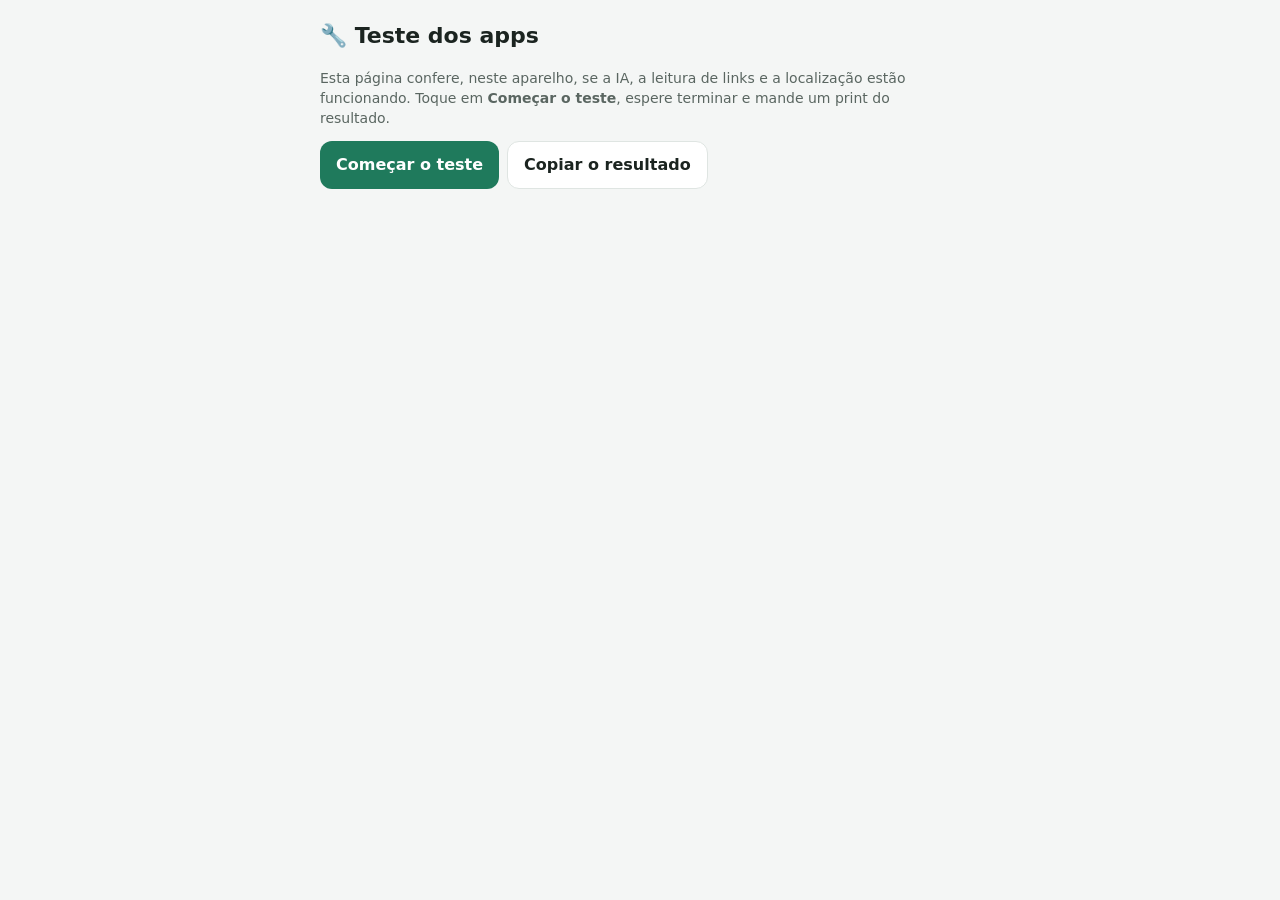
<file: teste.html>
<!doctype html>
<html lang="pt-BR">
<head>
<meta charset="utf-8">
<meta name="viewport" content="width=device-width,initial-scale=1">
<title>Teste dos apps</title>
<script src="config.js?v=4"></script>
<style>
  body{margin:0;font:16px/1.45 system-ui,-apple-system,Segoe UI,sans-serif;background:#f4f6f5;color:#1b2420}
  main{max-width:640px;margin:0 auto;padding:16px;display:grid;gap:12px}
  h1{font-size:22px;margin:4px 0}
  p{margin:0}
  .t{background:#fff;border:1px solid #dfe5e2;border-radius:14px;padding:12px 14px;display:grid;gap:4px}
  .t b{font-size:16px}
  .st{font-weight:700}
  .ok{color:#12803f}.bad{color:#c62828}.wait{color:#8a5400}
  .m{color:#5a6661;font-size:14px;overflow-wrap:anywhere}
  button{font:700 16px system-ui;border:0;border-radius:12px;background:#1f7a5c;color:#fff;padding:12px 16px;min-height:48px;cursor:pointer}
  button.gh{background:#fff;color:#1b2420;border:1.5px solid #dfe5e2}
  .row{display:flex;gap:8px;flex-wrap:wrap}
</style>
</head>
<body>
<main>
  <h1>🔧 Teste dos apps</h1>
  <p class="m">Esta página confere, neste aparelho, se a IA, a leitura de links e a localização estão funcionando. Toque em <b>Começar o teste</b>, espere terminar e mande um print do resultado.</p>
  <div class="row"><button id="go">Começar o teste</button><button class="gh" id="cp">Copiar o resultado</button></div>
  <div id="out" style="display:grid;gap:10px"></div>
</main>
<script>
const out=document.getElementById('out'),R=[];
function box(nome){const d=document.createElement('div');d.className='t';d.innerHTML='<b>'+nome+'</b><span class="st wait">Testando…</span><span class="m"></span>';out.appendChild(d);
  return (ok,txt,dica)=>{const s=d.querySelector('.st');s.className='st '+(ok?'ok':'bad');s.textContent=(ok?'✅ ':'❌ ')+txt;d.querySelector('.m').textContent=dica||'';R.push((ok?'OK ':'FALHOU ')+nome+': '+txt+(dica?' ('+dica+')':''))}}
async function tempo(p,ms){let t;return Promise.race([p,new Promise((_,no)=>t=setTimeout(()=>no(new Error('demorou demais')),ms))]).finally(()=>clearTimeout(t))}
function dicaIA(status,j){const e=j&&j.erro,s=j&&j.status;
  if(status===403||e==='origem')return 'O servidor de IA recusou este endereço. Ele só aceita o site leomarsilva91.github.io.';
  if(e==='sem_chave')return 'A chave da IA não está cadastrada no Cloudflare (variável ANTHROPIC_API_KEY).';
  if(e==='ia'&&s===401)return 'A chave da IA cadastrada no Cloudflare está errada ou foi apagada.';
  if(e==='ia'&&(s===400||s===402))return 'A conta da Anthropic pode estar sem crédito. Confira em console.anthropic.com, em Billing.';
  if(e==='ia'&&s===429)return 'A conta da Anthropic atingiu o limite de uso. Espere um pouco ou aumente o limite.';
  if(e==='ia'&&s>=500)return 'A IA da Anthropic está instável agora. Tente de novo em alguns minutos.';
  if(status===429)return 'Limite de usos por dia do servidor atingido.';
  if(e==='imagem')return 'A imagem foi recusada pelo servidor (formato ou tamanho).';
  return 'Erro '+status+(e?' · '+e:'')+(s?' · '+s:'')}
async function postIA(body){const r=await tempo(fetch(window.IA_URL,{method:'POST',headers:{'Content-Type':'application/json'},body:JSON.stringify(body)}),40000);let j=null;try{j=await r.json()}catch(_){}return{r,j}}
async function run(){
  out.innerHTML='';R.length=0;document.getElementById('go').disabled=true;
  R.push('Aparelho: '+navigator.userAgent);R.push('Endereço: '+location.href);
  let f=box('1. Configuração do servidor de IA');
  if(!window.IA_URL){f(false,'Endereço do servidor não encontrado','O arquivo config.js não carregou.');document.getElementById('go').disabled=false;return}
  f(true,'Encontrado',window.IA_URL);
  f=box('2. Servidor de IA está no ar');
  try{const r=await tempo(fetch(window.IA_URL+'/taxas'),20000);f(r.ok,r.ok?'Respondeu':'Respondeu com erro '+r.status,r.ok?'':'O servidor no Cloudflare pode estar desligado ou com erro.')}
  catch(e){f(false,'Não respondeu','Sem conexão com o servidor no Cloudflare ('+e.message+'). Pode ser a internet, um bloqueador de anúncios ou o servidor desligado.')}
  f=box('3. IA responde a um texto');
  try{const {r,j}=await postIA({texto:'Responda só com a palavra: funcionando',max:100});const ok=r.ok&&j&&typeof j.texto==='string'&&j.texto.length>0;f(ok,ok?'A IA respondeu: '+j.texto.slice(0,60):'A IA não respondeu',ok?'':dicaIA(r.status,j))}
  catch(e){f(false,'Não respondeu','Sem conexão ('+e.message+').')}
  f=box('4. IA lê uma imagem');
  try{const c=document.createElement('canvas');c.width=220;c.height=80;const g=c.getContext('2d');g.fillStyle='#fff';g.fillRect(0,0,220,80);g.fillStyle='#000';g.font='bold 36px sans-serif';g.fillText('R$ 12,90',14,52);
    const dados=c.toDataURL('image/png').split(',')[1];const {r,j}=await postIA({texto:'Qual preço aparece na imagem? Responda só o preço.',imagens:[{tipo:'image/png',dados}],max:100});
    const ok=r.ok&&j&&typeof j.texto==='string'&&/12[,.]90/.test(j.texto);f(ok,ok?'Leu a imagem: '+j.texto.slice(0,40):(r.ok?'Respondeu, mas não leu certo: '+String(j&&j.texto||'').slice(0,40):'Não leu a imagem'),ok?'':(r.ok?'':dicaIA(r.status,j)))}
  catch(e){f(false,'Não respondeu','Sem conexão ('+e.message+').')}
  f=box('5. Leitura de links pelo seu servidor (novo)');
  try{const r=await tempo(fetch(window.IA_URL+'/pagina?u='+encodeURIComponent('https://www.magazineluiza.com.br/')),30000);let j=null;try{j=await r.json()}catch(_){}
    if(r.status===405)f(false,'O servidor ainda está na versão antiga','Atualize o código do servidor no Cloudflare (passo a passo na conversa com o Claude).');
    else{const ok=r.ok&&j&&(j.n||j.texto);f(!!ok,ok?'Leu a página da loja'+(j.n?': '+String(j.n).slice(0,50):''):'Não leu (erro '+r.status+(j&&j.erro?' · '+j.erro:'')+')',ok?'':'A loja pode ter bloqueado a leitura. Tente com outro link.')}}
  catch(e){f(false,'Não respondeu','Sem conexão com o servidor ('+e.message+').')}
  f=box('5b. Leitor de páginas gratuito (reserva)');
  try{const r=await tempo(fetch('https://r.jina.ai/https://www.magazineluiza.com.br/',{headers:{Accept:'text/plain'}}),30000);const t=r.ok?await r.text():'';f(r.ok&&t.length>200,r.ok&&t.length>200?'Conseguiu ler uma página de loja':'Não conseguiu ler (erro '+r.status+')',r.ok&&t.length>200?'':'O serviço gratuito de leitura de páginas recusou ou limitou o pedido.')}
  catch(e){f(false,'Não conseguiu ler','O serviço de leitura de páginas não respondeu ('+e.message+').')}
  f=box('6. Dados oficiais do Mercado Livre');
  try{const r=await tempo(fetch('https://api.mercadolibre.com/sites/MLB'),20000);f(r.ok,r.ok?'Respondeu':'Recusou (erro '+r.status+')',r.ok?'':'O Mercado Livre passou a exigir cadastro para consultar produtos.')}
  catch(e){f(false,'Não respondeu','Sem conexão com o Mercado Livre ('+e.message+').')}
  f=box('7. Localização do aparelho');
  if(!('geolocation' in navigator))f(false,'Este navegador não tem localização','');
  else await new Promise(ok=>navigator.geolocation.getCurrentPosition(p=>{f(true,'Localização encontrada','Precisão de cerca de '+Math.round(p.coords.accuracy)+' m');ok()},e=>{f(false,e.code===1?'Permissão negada':e.code===3?'Demorou demais':'Não encontrou a localização',e.code===1?'Libere a localização para o site nas configurações do navegador (cadeado ao lado do endereço).':e.code===3?'Ligue o GPS ou a localização do aparelho e tente perto de uma janela. No computador, a localização vem só pela internet e às vezes falha.':'Ligue a localização do aparelho.');ok()},{enableHighAccuracy:true,timeout:15000,maximumAge:60000}));
  document.getElementById('go').disabled=false;
}
document.getElementById('go').onclick=run;
document.getElementById('cp').onclick=async()=>{const t=R.join('\n')||'Rode o teste primeiro.';try{await navigator.clipboard.writeText(t);alert('Resultado copiado.')}catch(_){prompt('Copie o resultado:',t)}};
</script>
</body>
</html>
</file>
